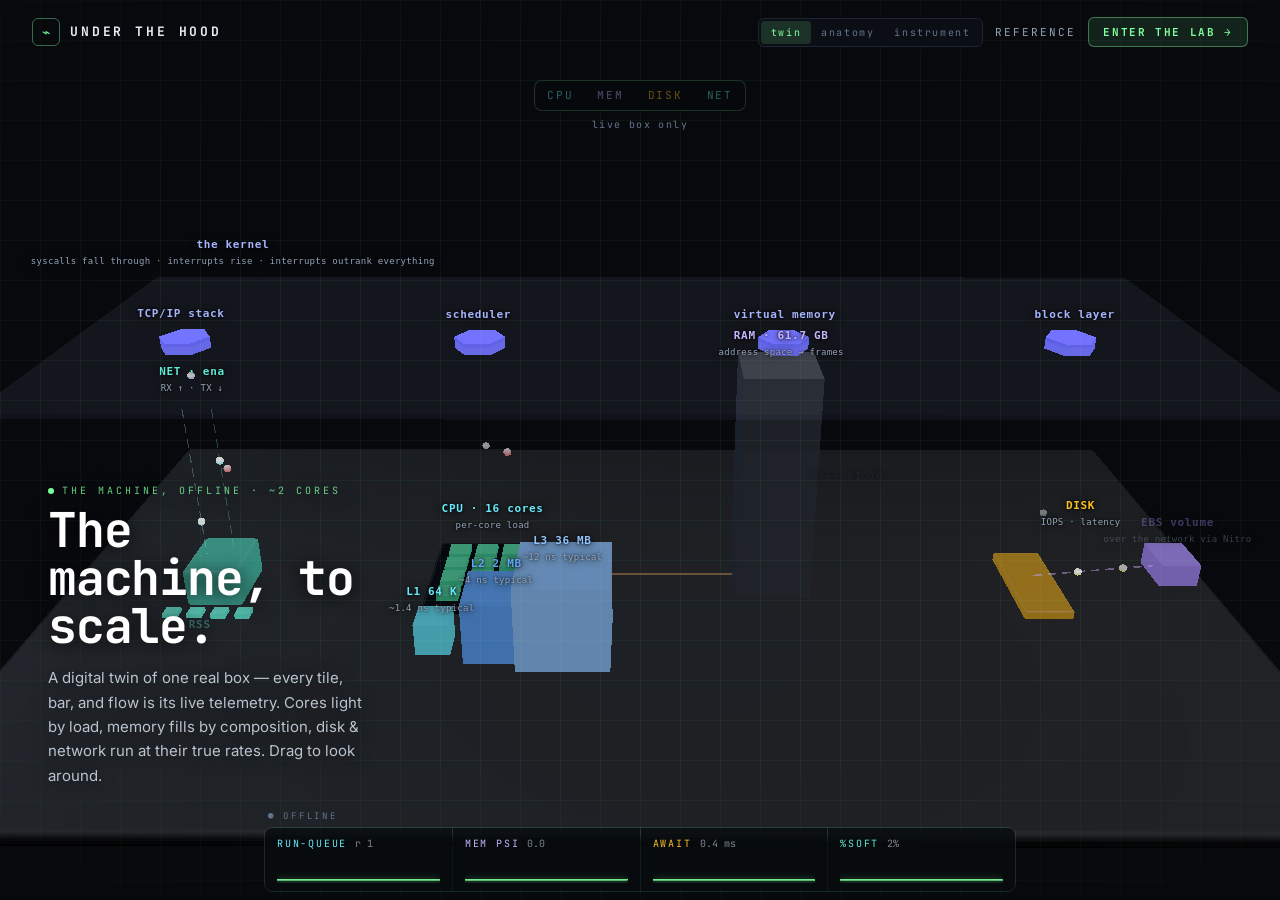
<file: index.html>
<!doctype html>
<html lang="en" class="dark">
  <head>
    <meta charset="UTF-8" />
    <link rel="icon" type="image/svg+xml" href="./favicon.svg" />
    <meta name="viewport" content="width=device-width, initial-scale=1.0" />
    <meta name="theme-color" content="#07090d" />
    <meta
      name="description"
      content="Under the Hood — a deep internals reference for the modern stack, traced as one request's descent from API to silicon."
    />
    <title>Under the Hood — internals of the whole stack</title>
    <link rel="preconnect" href="https://fonts.googleapis.com" />
    <link rel="preconnect" href="https://fonts.gstatic.com" crossorigin />
    <link
      href="https://fonts.googleapis.com/css2?family=Inter:wght@400;500;600;700;800&family=JetBrains+Mono:wght@400;500;700&display=swap"
      rel="stylesheet"
    />
    <script type="module" crossorigin src="./assets/index-BCBt8-Ll.js"></script>
    <link rel="stylesheet" crossorigin href="./assets/index-9v6PKDME.css">
  </head>
  <body>
    <div id="root">
      <!-- boot loader: shown during bundle download/parse; React replaces #root's contents on mount -->
      <div style="position:fixed;inset:0;display:flex;align-items:center;justify-content:center;background:#07090d;font-family:ui-monospace,SFMono-Regular,Menlo,monospace">
        <div style="text-align:center">
          <div style="font-size:11px;letter-spacing:.3em;text-transform:uppercase;color:#7dff9b">Under the Hood</div>
          <div style="margin:12px auto 0;width:128px;height:2px;border-radius:2px;background:rgba(125,255,155,.12);overflow:hidden">
            <div style="height:100%;width:40%;border-radius:2px;background:#7dff9b;animation:b 1s ease-in-out infinite"></div>
          </div>
        </div>
      </div>
      <style>@keyframes b{0%{margin-left:-40%}100%{margin-left:100%}}</style>
    </div>
  </body>
</html>
</file>
<file: assets/index-9v6PKDME.css>
*,:before,:after{--tw-border-spacing-x: 0;--tw-border-spacing-y: 0;--tw-translate-x: 0;--tw-translate-y: 0;--tw-rotate: 0;--tw-skew-x: 0;--tw-skew-y: 0;--tw-scale-x: 1;--tw-scale-y: 1;--tw-pan-x: ;--tw-pan-y: ;--tw-pinch-zoom: ;--tw-scroll-snap-strictness: proximity;--tw-gradient-from-position: ;--tw-gradient-via-position: ;--tw-gradient-to-position: ;--tw-ordinal: ;--tw-slashed-zero: ;--tw-numeric-figure: ;--tw-numeric-spacing: ;--tw-numeric-fraction: ;--tw-ring-inset: ;--tw-ring-offset-width: 0px;--tw-ring-offset-color: #fff;--tw-ring-color: rgb(59 130 246 / .5);--tw-ring-offset-shadow: 0 0 #0000;--tw-ring-shadow: 0 0 #0000;--tw-shadow: 0 0 #0000;--tw-shadow-colored: 0 0 #0000;--tw-blur: ;--tw-brightness: ;--tw-contrast: ;--tw-grayscale: ;--tw-hue-rotate: ;--tw-invert: ;--tw-saturate: ;--tw-sepia: ;--tw-drop-shadow: ;--tw-backdrop-blur: ;--tw-backdrop-brightness: ;--tw-backdrop-contrast: ;--tw-backdrop-grayscale: ;--tw-backdrop-hue-rotate: ;--tw-backdrop-invert: ;--tw-backdrop-opacity: ;--tw-backdrop-saturate: ;--tw-backdrop-sepia: ;--tw-contain-size: ;--tw-contain-layout: ;--tw-contain-paint: ;--tw-contain-style: }::backdrop{--tw-border-spacing-x: 0;--tw-border-spacing-y: 0;--tw-translate-x: 0;--tw-translate-y: 0;--tw-rotate: 0;--tw-skew-x: 0;--tw-skew-y: 0;--tw-scale-x: 1;--tw-scale-y: 1;--tw-pan-x: ;--tw-pan-y: ;--tw-pinch-zoom: ;--tw-scroll-snap-strictness: proximity;--tw-gradient-from-position: ;--tw-gradient-via-position: ;--tw-gradient-to-position: ;--tw-ordinal: ;--tw-slashed-zero: ;--tw-numeric-figure: ;--tw-numeric-spacing: ;--tw-numeric-fraction: ;--tw-ring-inset: ;--tw-ring-offset-width: 0px;--tw-ring-offset-color: #fff;--tw-ring-color: rgb(59 130 246 / .5);--tw-ring-offset-shadow: 0 0 #0000;--tw-ring-shadow: 0 0 #0000;--tw-shadow: 0 0 #0000;--tw-shadow-colored: 0 0 #0000;--tw-blur: ;--tw-brightness: ;--tw-contrast: ;--tw-grayscale: ;--tw-hue-rotate: ;--tw-invert: ;--tw-saturate: ;--tw-sepia: ;--tw-drop-shadow: ;--tw-backdrop-blur: ;--tw-backdrop-brightness: ;--tw-backdrop-contrast: ;--tw-backdrop-grayscale: ;--tw-backdrop-hue-rotate: ;--tw-backdrop-invert: ;--tw-backdrop-opacity: ;--tw-backdrop-saturate: ;--tw-backdrop-sepia: ;--tw-contain-size: ;--tw-contain-layout: ;--tw-contain-paint: ;--tw-contain-style: }*,:before,:after{box-sizing:border-box;border-width:0;border-style:solid;border-color:#e5e7eb}:before,:after{--tw-content: ""}html,:host{line-height:1.5;-webkit-text-size-adjust:100%;-moz-tab-size:4;-o-tab-size:4;tab-size:4;font-family:Inter,ui-sans-serif,system-ui,-apple-system,sans-serif;font-feature-settings:normal;font-variation-settings:normal;-webkit-tap-highlight-color:transparent}body{margin:0;line-height:inherit}hr{height:0;color:inherit;border-top-width:1px}abbr:where([title]){-webkit-text-decoration:underline dotted;text-decoration:underline dotted}h1,h2,h3,h4,h5,h6{font-size:inherit;font-weight:inherit}a{color:inherit;text-decoration:inherit}b,strong{font-weight:bolder}code,kbd,samp,pre{font-family:JetBrains Mono,ui-monospace,SFMono-Regular,Menlo,monospace;font-feature-settings:normal;font-variation-settings:normal;font-size:1em}small{font-size:80%}sub,sup{font-size:75%;line-height:0;position:relative;vertical-align:baseline}sub{bottom:-.25em}sup{top:-.5em}table{text-indent:0;border-color:inherit;border-collapse:collapse}button,input,optgroup,select,textarea{font-family:inherit;font-feature-settings:inherit;font-variation-settings:inherit;font-size:100%;font-weight:inherit;line-height:inherit;letter-spacing:inherit;color:inherit;margin:0;padding:0}button,select{text-transform:none}button,input:where([type=button]),input:where([type=reset]),input:where([type=submit]){-webkit-appearance:button;background-color:transparent;background-image:none}:-moz-focusring{outline:auto}:-moz-ui-invalid{box-shadow:none}progress{vertical-align:baseline}::-webkit-inner-spin-button,::-webkit-outer-spin-button{height:auto}[type=search]{-webkit-appearance:textfield;outline-offset:-2px}::-webkit-search-decoration{-webkit-appearance:none}::-webkit-file-upload-button{-webkit-appearance:button;font:inherit}summary{display:list-item}blockquote,dl,dd,h1,h2,h3,h4,h5,h6,hr,figure,p,pre{margin:0}fieldset{margin:0;padding:0}legend{padding:0}ol,ul,menu{list-style:none;margin:0;padding:0}dialog{padding:0}textarea{resize:vertical}input::-moz-placeholder,textarea::-moz-placeholder{opacity:1;color:#9ca3af}input::placeholder,textarea::placeholder{opacity:1;color:#9ca3af}button,[role=button]{cursor:pointer}:disabled{cursor:default}img,svg,video,canvas,audio,iframe,embed,object{display:block;vertical-align:middle}img,video{max-width:100%;height:auto}[hidden]:where(:not([hidden=until-found])){display:none}html{scroll-behavior:smooth}body{--tw-bg-opacity: 1;background-color:rgb(var(--s-bg) / var(--tw-bg-opacity, 1));font-family:Inter,ui-sans-serif,system-ui,-apple-system,sans-serif;--tw-text-opacity: 1;color:rgb(var(--s-text) / var(--tw-text-opacity, 1));-webkit-font-smoothing:antialiased;-moz-osx-font-smoothing:grayscale;background-image:radial-gradient(900px circle at 50% -10%,rgba(125,255,155,.06),transparent 60%),radial-gradient(700px circle at 88% 108%,rgba(94,234,212,.05),transparent 58%);background-attachment:fixed}.graticule{background-image:repeating-linear-gradient(rgba(125,255,155,.05) 0 1px,transparent 1px 40px),repeating-linear-gradient(90deg,rgba(125,255,155,.05) 0 1px,transparent 1px 40px);-webkit-mask-image:radial-gradient(ellipse 82% 78% at 50% 46%,#000 52%,transparent 100%);mask-image:radial-gradient(ellipse 82% 78% at 50% 46%,#000 52%,transparent 100%)}::-webkit-scrollbar{width:10px}::-webkit-scrollbar-thumb{border-radius:9999px;background-color:rgb(var(--s-line) / .1)}::-webkit-scrollbar-thumb:hover{background-color:rgb(var(--s-line) / .2)}.container{width:100%}@media (min-width: 640px){.container{max-width:640px}}@media (min-width: 768px){.container{max-width:768px}}@media (min-width: 1024px){.container{max-width:1024px}}@media (min-width: 1280px){.container{max-width:1280px}}@media (min-width: 1536px){.container{max-width:1536px}}.glass{border-width:1px;border-color:rgb(var(--s-line) / .1);background-color:rgb(var(--s-fill) / .05);--tw-backdrop-blur: blur(12px);-webkit-backdrop-filter:var(--tw-backdrop-blur) var(--tw-backdrop-brightness) var(--tw-backdrop-contrast) var(--tw-backdrop-grayscale) var(--tw-backdrop-hue-rotate) var(--tw-backdrop-invert) var(--tw-backdrop-opacity) var(--tw-backdrop-saturate) var(--tw-backdrop-sepia);backdrop-filter:var(--tw-backdrop-blur) var(--tw-backdrop-brightness) var(--tw-backdrop-contrast) var(--tw-backdrop-grayscale) var(--tw-backdrop-hue-rotate) var(--tw-backdrop-invert) var(--tw-backdrop-opacity) var(--tw-backdrop-saturate) var(--tw-backdrop-sepia)}.container-x{margin-left:auto;margin-right:auto;width:100%;max-width:80rem;padding-left:1.25rem;padding-right:1.25rem}@media (min-width: 640px){.container-x{padding-left:2rem;padding-right:2rem}}.btn-primary{display:inline-flex;align-items:center;gap:.5rem;border-radius:.75rem;background-image:linear-gradient(to bottom right,var(--tw-gradient-stops));--tw-gradient-from: #3b82f6 var(--tw-gradient-from-position);--tw-gradient-to: rgb(59 130 246 / 0) var(--tw-gradient-to-position);--tw-gradient-stops: var(--tw-gradient-from), var(--tw-gradient-to);--tw-gradient-to: #a855f7 var(--tw-gradient-to-position);padding:.75rem 1.25rem;font-size:.875rem;line-height:1.25rem;font-weight:700;--tw-text-opacity: 1;color:rgb(255 255 255 / var(--tw-text-opacity, 1));--tw-shadow: 0 0 0 1px rgba(255,255,255,.06), 0 18px 60px -20px rgba(168,85,247,.55);--tw-shadow-colored: 0 0 0 1px var(--tw-shadow-color), 0 18px 60px -20px var(--tw-shadow-color);box-shadow:var(--tw-ring-offset-shadow, 0 0 #0000),var(--tw-ring-shadow, 0 0 #0000),var(--tw-shadow);transition-property:transform;transition-timing-function:cubic-bezier(.4,0,.2,1);transition-duration:.15s}.btn-primary:hover{--tw-translate-y: -.125rem;transform:translate(var(--tw-translate-x),var(--tw-translate-y)) rotate(var(--tw-rotate)) skew(var(--tw-skew-x)) skewY(var(--tw-skew-y)) scaleX(var(--tw-scale-x)) scaleY(var(--tw-scale-y))}.pointer-events-none{pointer-events:none}.pointer-events-auto{pointer-events:auto}.visible{visibility:visible}.invisible{visibility:hidden}.collapse{visibility:collapse}.static{position:static}.\!fixed{position:fixed!important}.fixed{position:fixed}.absolute{position:absolute}.relative{position:relative}.sticky{position:sticky}.inset-0{top:0;right:0;bottom:0;left:0}.inset-x-0{left:0;right:0}.bottom-0{bottom:0}.bottom-32{bottom:8rem}.bottom-full{bottom:100%}.left-0{left:0}.left-1\/2{left:50%}.right-6{right:1.5rem}.top-0{top:0}.top-20{top:5rem}.isolate{isolation:isolate}.z-10{z-index:10}.z-20{z-index:20}.z-50{z-index:50}.mx-auto{margin-left:auto;margin-right:auto}.my-1{margin-top:.25rem;margin-bottom:.25rem}.mb-1{margin-bottom:.25rem}.mb-1\.5{margin-bottom:.375rem}.mb-2{margin-bottom:.5rem}.mb-2\.5{margin-bottom:.625rem}.mb-3{margin-bottom:.75rem}.mb-4{margin-bottom:1rem}.ml-0\.5{margin-left:.125rem}.ml-1{margin-left:.25rem}.ml-2{margin-left:.5rem}.ml-auto{margin-left:auto}.mr-1{margin-right:.25rem}.mt-0\.5{margin-top:.125rem}.mt-1{margin-top:.25rem}.mt-1\.5{margin-top:.375rem}.mt-10{margin-top:2.5rem}.mt-12{margin-top:3rem}.mt-2{margin-top:.5rem}.mt-2\.5{margin-top:.625rem}.mt-3{margin-top:.75rem}.mt-4{margin-top:1rem}.mt-5{margin-top:1.25rem}.mt-6{margin-top:1.5rem}.mt-7{margin-top:1.75rem}.mt-9{margin-top:2.25rem}.mt-\[6px\]{margin-top:6px}.block{display:block}.inline-block{display:inline-block}.inline{display:inline}.flex{display:flex}.inline-flex{display:inline-flex}.\!table{display:table!important}.table{display:table}.grid{display:grid}.contents{display:contents}.hidden{display:none}.h-1{height:.25rem}.h-1\.5{height:.375rem}.h-16{height:4rem}.h-2{height:.5rem}.h-2\.5{height:.625rem}.h-20{height:5rem}.h-4{height:1rem}.h-6{height:1.5rem}.h-7{height:1.75rem}.h-8{height:2rem}.h-\[440px\]{height:440px}.h-\[560px\]{height:560px}.h-full{height:100%}.h-screen{height:100vh}.max-h-\[340px\]{max-height:340px}.max-h-\[60vh\]{max-height:60vh}.max-h-\[72vh\]{max-height:72vh}.max-h-\[calc\(100vh-6rem\)\]{max-height:calc(100vh - 6rem)}.min-h-screen{min-height:100vh}.w-1{width:.25rem}.w-1\.5{width:.375rem}.w-12{width:3rem}.w-14{width:3.5rem}.w-2{width:.5rem}.w-2\.5{width:.625rem}.w-20{width:5rem}.w-24{width:6rem}.w-28{width:7rem}.w-4{width:1rem}.w-60{width:15rem}.w-7{width:1.75rem}.w-8{width:2rem}.w-\[228px\]{width:228px}.w-full{width:100%}.min-w-0{min-width:0px}.max-w-2xl{max-width:42rem}.max-w-3xl{max-width:48rem}.max-w-4xl{max-width:56rem}.max-w-5xl{max-width:64rem}.max-w-6xl{max-width:72rem}.max-w-7xl{max-width:80rem}.max-w-\[24rem\]{max-width:24rem}.max-w-\[26rem\]{max-width:26rem}.max-w-md{max-width:28rem}.max-w-sm{max-width:24rem}.max-w-xl{max-width:36rem}.flex-1{flex:1 1 0%}.flex-shrink,.shrink{flex-shrink:1}.shrink-0{flex-shrink:0}.grow{flex-grow:1}.border-collapse{border-collapse:collapse}.-translate-x-1\/2{--tw-translate-x: -50%;transform:translate(var(--tw-translate-x),var(--tw-translate-y)) rotate(var(--tw-rotate)) skew(var(--tw-skew-x)) skewY(var(--tw-skew-y)) scaleX(var(--tw-scale-x)) scaleY(var(--tw-scale-y))}.transform{transform:translate(var(--tw-translate-x),var(--tw-translate-y)) rotate(var(--tw-rotate)) skew(var(--tw-skew-x)) skewY(var(--tw-skew-y)) scaleX(var(--tw-scale-x)) scaleY(var(--tw-scale-y))}@keyframes pulse{50%{opacity:.5}}.animate-pulse{animation:pulse 2s cubic-bezier(.4,0,.6,1) infinite}.cursor-default{cursor:default}.cursor-pointer{cursor:pointer}.select-none{-webkit-user-select:none;-moz-user-select:none;user-select:none}.resize{resize:both}.list-none{list-style-type:none}.grid-cols-2{grid-template-columns:repeat(2,minmax(0,1fr))}.grid-cols-3{grid-template-columns:repeat(3,minmax(0,1fr))}.grid-cols-4{grid-template-columns:repeat(4,minmax(0,1fr))}.flex-col{flex-direction:column}.flex-wrap{flex-wrap:wrap}.place-items-center{place-items:center}.items-start{align-items:flex-start}.items-end{align-items:flex-end}.items-center{align-items:center}.items-baseline{align-items:baseline}.justify-center{justify-content:center}.justify-between{justify-content:space-between}.gap-0\.5{gap:.125rem}.gap-1{gap:.25rem}.gap-1\.5{gap:.375rem}.gap-2{gap:.5rem}.gap-2\.5{gap:.625rem}.gap-3{gap:.75rem}.gap-4{gap:1rem}.gap-8{gap:2rem}.gap-\[3px\]{gap:3px}.gap-x-2{-moz-column-gap:.5rem;column-gap:.5rem}.gap-x-3{-moz-column-gap:.75rem;column-gap:.75rem}.gap-y-0\.5{row-gap:.125rem}.space-y-0\.5>:not([hidden])~:not([hidden]){--tw-space-y-reverse: 0;margin-top:calc(.125rem * calc(1 - var(--tw-space-y-reverse)));margin-bottom:calc(.125rem * var(--tw-space-y-reverse))}.space-y-1>:not([hidden])~:not([hidden]){--tw-space-y-reverse: 0;margin-top:calc(.25rem * calc(1 - var(--tw-space-y-reverse)));margin-bottom:calc(.25rem * var(--tw-space-y-reverse))}.space-y-1\.5>:not([hidden])~:not([hidden]){--tw-space-y-reverse: 0;margin-top:calc(.375rem * calc(1 - var(--tw-space-y-reverse)));margin-bottom:calc(.375rem * var(--tw-space-y-reverse))}.space-y-2>:not([hidden])~:not([hidden]){--tw-space-y-reverse: 0;margin-top:calc(.5rem * calc(1 - var(--tw-space-y-reverse)));margin-bottom:calc(.5rem * var(--tw-space-y-reverse))}.space-y-4>:not([hidden])~:not([hidden]){--tw-space-y-reverse: 0;margin-top:calc(1rem * calc(1 - var(--tw-space-y-reverse)));margin-bottom:calc(1rem * var(--tw-space-y-reverse))}.overflow-auto{overflow:auto}.overflow-hidden{overflow:hidden}.overflow-x-auto{overflow-x:auto}.overflow-y-auto{overflow-y:auto}.truncate{overflow:hidden;text-overflow:ellipsis;white-space:nowrap}.whitespace-pre{white-space:pre}.whitespace-pre-wrap{white-space:pre-wrap}.rounded{border-radius:.25rem}.rounded-full{border-radius:9999px}.rounded-lg{border-radius:.5rem}.rounded-md{border-radius:.375rem}.rounded-sm{border-radius:.125rem}.rounded-xl{border-radius:.75rem}.border{border-width:1px}.border-b{border-bottom-width:1px}.border-l{border-left-width:1px}.border-l-2{border-left-width:2px}.border-t{border-top-width:1px}.border-dashed{border-style:dashed}.border-\[\#1c2530\]{--tw-border-opacity: 1;border-color:rgb(28 37 48 / var(--tw-border-opacity, 1))}.border-\[\#7dff9b\]\/40{border-color:#7dff9b66}.border-\[rgba\(125\,255\,155\,0\.14\)\]{border-color:#7dff9b24}.border-\[rgba\(125\,255\,155\,0\.18\)\]{border-color:#7dff9b2e}.border-amber-300\/40{border-color:#fcd34d66}.border-amber-400\/50{border-color:#fbbf2480}.border-amber-400\/60{border-color:#fbbf2499}.border-amber-500\/30{border-color:#f59e0b4d}.border-amber-500\/40{border-color:#f59e0b66}.border-brand\/20{border-color:rgb(var(--s-brand) / .2)}.border-brand\/30{border-color:rgb(var(--s-brand) / .3)}.border-brand\/40{border-color:rgb(var(--s-brand) / .4)}.border-brand\/50{border-color:rgb(var(--s-brand) / .5)}.border-brand\/60{border-color:rgb(var(--s-brand) / .6)}.border-emerald-400\/30{border-color:#34d3994d}.border-emerald-400\/40{border-color:#34d39966}.border-emerald-400\/50{border-color:#34d39980}.border-emerald-400\/60{border-color:#34d39999}.border-emerald-500\/30{border-color:#10b9814d}.border-emerald-500\/40{border-color:#10b98166}.border-line\/10{border-color:rgb(var(--s-line) / .1)}.border-line\/15{border-color:rgb(var(--s-line) / .15)}.border-line\/20{border-color:rgb(var(--s-line) / .2)}.border-line\/30{border-color:rgb(var(--s-line) / .3)}.border-rose-400\/30{border-color:#fb71854d}.border-rose-400\/40{border-color:#fb718566}.border-rose-400\/50{border-color:#fb718580}.border-rose-500\/30{border-color:#f43f5e4d}.border-rose-500\/40{border-color:#f43f5e66}.bg-\[\#07090d\]{--tw-bg-opacity: 1;background-color:rgb(7 9 13 / var(--tw-bg-opacity, 1))}.bg-\[\#0b0e14\]{--tw-bg-opacity: 1;background-color:rgb(11 14 20 / var(--tw-bg-opacity, 1))}.bg-\[\#7dff9b\]{--tw-bg-opacity: 1;background-color:rgb(125 255 155 / var(--tw-bg-opacity, 1))}.bg-\[\#7dff9b\]\/10{background-color:#7dff9b1a}.bg-\[\#7dff9b\]\/15{background-color:#7dff9b26}.bg-\[\#7dff9b\]\/80{background-color:#7dff9bcc}.bg-\[rgba\(7\,9\,13\,0\.8\)\]{background-color:#07090dcc}.bg-amber-300\/10{background-color:#fcd34d1a}.bg-amber-400{--tw-bg-opacity: 1;background-color:rgb(251 191 36 / var(--tw-bg-opacity, 1))}.bg-amber-400\/10{background-color:#fbbf241a}.bg-amber-400\/60{background-color:#fbbf2499}.bg-amber-400\/80{background-color:#fbbf24cc}.bg-amber-500{--tw-bg-opacity: 1;background-color:rgb(245 158 11 / var(--tw-bg-opacity, 1))}.bg-amber-500\/15{background-color:#f59e0b26}.bg-amber-500\/\[0\.05\]{background-color:#f59e0b0d}.bg-black\/40{background-color:#0006}.bg-brand\/10{background-color:rgb(var(--s-brand) / .1)}.bg-brand\/15{background-color:rgb(var(--s-brand) / .15)}.bg-brand\/20{background-color:rgb(var(--s-brand) / .2)}.bg-brand\/70{background-color:rgb(var(--s-brand) / .7)}.bg-brand\/80{background-color:rgb(var(--s-brand) / .8)}.bg-brand\/\[0\.06\]{background-color:rgb(var(--s-brand) / .06)}.bg-brand\/\[0\.08\]{background-color:rgb(var(--s-brand) / .08)}.bg-emerald-400{--tw-bg-opacity: 1;background-color:rgb(52 211 153 / var(--tw-bg-opacity, 1))}.bg-emerald-400\/10{background-color:#34d3991a}.bg-emerald-400\/60{background-color:#34d39999}.bg-emerald-400\/70{background-color:#34d399b3}.bg-emerald-400\/80{background-color:#34d399cc}.bg-emerald-400\/\[0\.05\]{background-color:#34d3990d}.bg-emerald-400\/\[0\.07\]{background-color:#34d39912}.bg-emerald-500{--tw-bg-opacity: 1;background-color:rgb(16 185 129 / var(--tw-bg-opacity, 1))}.bg-emerald-500\/5{background-color:#10b9810d}.bg-fill\/15{background-color:rgb(var(--s-fill) / .15)}.bg-fill\/40{background-color:rgb(var(--s-fill) / .4)}.bg-fill\/5{background-color:rgb(var(--s-fill) / .05)}.bg-fill\/\[0\.02\]{background-color:rgb(var(--s-fill) / .02)}.bg-fill\/\[0\.03\]{background-color:rgb(var(--s-fill) / .03)}.bg-fill\/\[0\.04\]{background-color:rgb(var(--s-fill) / .04)}.bg-fill\/\[0\.05\]{background-color:rgb(var(--s-fill) / .05)}.bg-fill\/\[0\.06\]{background-color:rgb(var(--s-fill) / .06)}.bg-fill\/\[0\.08\]{background-color:rgb(var(--s-fill) / .08)}.bg-fill\/\[0\.12\]{background-color:rgb(var(--s-fill) / .12)}.bg-fill\/\[0\.18\]{background-color:rgb(var(--s-fill) / .18)}.bg-rose-400{--tw-bg-opacity: 1;background-color:rgb(251 113 133 / var(--tw-bg-opacity, 1))}.bg-rose-400\/10{background-color:#fb71851a}.bg-rose-400\/60{background-color:#fb718599}.bg-rose-400\/80{background-color:#fb7185cc}.bg-rose-400\/\[0\.05\]{background-color:#fb71850d}.bg-rose-500{--tw-bg-opacity: 1;background-color:rgb(244 63 94 / var(--tw-bg-opacity, 1))}.bg-rose-500\/5{background-color:#f43f5e0d}.bg-sky-400\/80{background-color:#38bdf8cc}.bg-surface\/60{background-color:rgb(var(--s-bg) / .6)}.bg-surface\/80{background-color:rgb(var(--s-bg) / .8)}.bg-transparent{background-color:transparent}.bg-gradient-to-br{background-image:linear-gradient(to bottom right,var(--tw-gradient-stops))}.from-zone-runtime{--tw-gradient-from: #3b82f6 var(--tw-gradient-from-position);--tw-gradient-to: rgb(59 130 246 / 0) var(--tw-gradient-to-position);--tw-gradient-stops: var(--tw-gradient-from), var(--tw-gradient-to)}.to-zone-app{--tw-gradient-to: #a855f7 var(--tw-gradient-to-position)}.fill-amber-400{fill:#fbbf24}.fill-brand{fill:rgb(var(--s-brand) / 1)}.fill-rose-400{fill:#fb7185}.stroke-amber-400\/50{stroke:#fbbf2480}.stroke-brand{stroke:rgb(var(--s-brand) / 1)}.p-0\.5{padding:.125rem}.p-1{padding:.25rem}.p-2{padding:.5rem}.p-2\.5{padding:.625rem}.p-3{padding:.75rem}.p-4{padding:1rem}.p-5{padding:1.25rem}.px-1{padding-left:.25rem;padding-right:.25rem}.px-2{padding-left:.5rem;padding-right:.5rem}.px-2\.5{padding-left:.625rem;padding-right:.625rem}.px-3{padding-left:.75rem;padding-right:.75rem}.px-3\.5{padding-left:.875rem;padding-right:.875rem}.px-4{padding-left:1rem;padding-right:1rem}.px-5{padding-left:1.25rem;padding-right:1.25rem}.px-6{padding-left:1.5rem;padding-right:1.5rem}.py-0\.5{padding-top:.125rem;padding-bottom:.125rem}.py-1{padding-top:.25rem;padding-bottom:.25rem}.py-1\.5{padding-top:.375rem;padding-bottom:.375rem}.py-10{padding-top:2.5rem;padding-bottom:2.5rem}.py-12{padding-top:3rem;padding-bottom:3rem}.py-2{padding-top:.5rem;padding-bottom:.5rem}.pb-1{padding-bottom:.25rem}.pb-10{padding-bottom:2.5rem}.pb-2{padding-bottom:.5rem}.pb-20{padding-bottom:5rem}.pb-24{padding-bottom:6rem}.pl-2{padding-left:.5rem}.pl-3{padding-left:.75rem}.pl-4{padding-left:1rem}.pr-2{padding-right:.5rem}.pt-0\.5{padding-top:.125rem}.pt-20{padding-top:5rem}.pt-24{padding-top:6rem}.pt-5{padding-top:1.25rem}.pt-6{padding-top:1.5rem}.text-left{text-align:left}.text-center{text-align:center}.text-right{text-align:right}.align-top{vertical-align:top}.font-mono{font-family:JetBrains Mono,ui-monospace,SFMono-Regular,Menlo,monospace}.text-2xl{font-size:1.5rem;line-height:2rem}.text-3xl{font-size:1.875rem;line-height:2.25rem}.text-4xl{font-size:2.25rem;line-height:2.5rem}.text-\[10\.5px\]{font-size:10.5px}.text-\[10px\]{font-size:10px}.text-\[11\.5px\]{font-size:11.5px}.text-\[11px\]{font-size:11px}.text-\[12\.5px\]{font-size:12.5px}.text-\[12px\]{font-size:12px}.text-\[13px\]{font-size:13px}.text-\[14px\]{font-size:14px}.text-\[15px\]{font-size:15px}.text-\[8px\]{font-size:8px}.text-\[9\.5px\]{font-size:9.5px}.text-\[9px\]{font-size:9px}.text-base{font-size:1rem;line-height:1.5rem}.text-lg{font-size:1.125rem;line-height:1.75rem}.text-sm{font-size:.875rem;line-height:1.25rem}.text-xl{font-size:1.25rem;line-height:1.75rem}.text-xs{font-size:.75rem;line-height:1rem}.font-bold{font-weight:700}.font-extrabold{font-weight:800}.font-medium{font-weight:500}.font-normal{font-weight:400}.font-semibold{font-weight:600}.uppercase{text-transform:uppercase}.italic{font-style:italic}.ordinal{--tw-ordinal: ordinal;font-variant-numeric:var(--tw-ordinal) var(--tw-slashed-zero) var(--tw-numeric-figure) var(--tw-numeric-spacing) var(--tw-numeric-fraction)}.tabular-nums{--tw-numeric-spacing: tabular-nums;font-variant-numeric:var(--tw-ordinal) var(--tw-slashed-zero) var(--tw-numeric-figure) var(--tw-numeric-spacing) var(--tw-numeric-fraction)}.leading-\[1\.05\]{line-height:1.05}.leading-\[1\.55\]{line-height:1.55}.leading-\[1\.5\]{line-height:1.5}.leading-relaxed{line-height:1.625}.leading-snug{line-height:1.375}.leading-tight{line-height:1.25}.tracking-\[0\.12em\]{letter-spacing:.12em}.tracking-\[0\.14em\]{letter-spacing:.14em}.tracking-\[0\.15em\]{letter-spacing:.15em}.tracking-\[0\.16em\]{letter-spacing:.16em}.tracking-\[0\.18em\]{letter-spacing:.18em}.tracking-\[0\.22em\]{letter-spacing:.22em}.tracking-\[0\.2em\]{letter-spacing:.2em}.tracking-\[0\.35em\]{letter-spacing:.35em}.tracking-\[0\.3em\]{letter-spacing:.3em}.tracking-tight{letter-spacing:-.025em}.tracking-wide{letter-spacing:.025em}.tracking-wider{letter-spacing:.05em}.tracking-widest{letter-spacing:.1em}.text-\[\#7dff9b\]{--tw-text-opacity: 1;color:rgb(125 255 155 / var(--tw-text-opacity, 1))}.text-\[\#7dff9b\]\/70{color:#7dff9bb3}.text-\[\#7dff9b\]\/80{color:#7dff9bcc}.text-\[\#7dff9b\]\/90{color:#7dff9be6}.text-amber-200\/90{color:#fde68ae6}.text-amber-300\/85{color:#fcd34dd9}.text-amber-300\/90{color:#fcd34de6}.text-amber-400{--tw-text-opacity: 1;color:rgb(251 191 36 / var(--tw-text-opacity, 1))}.text-amber-400\/70{color:#fbbf24b3}.text-amber-400\/90{color:#fbbf24e6}.text-black\/70{color:#000000b3}.text-body{--tw-text-opacity: 1;color:rgb(var(--s-text) / var(--tw-text-opacity, 1))}.text-body\/90{color:rgb(var(--s-text) / .9)}.text-brand{--tw-text-opacity: 1;color:rgb(var(--s-brand) / var(--tw-text-opacity, 1))}.text-brand\/90{color:rgb(var(--s-brand) / .9)}.text-cyan-400\/70{color:#22d3eeb3}.text-dim{--tw-text-opacity: 1;color:rgb(var(--s-dim) / var(--tw-text-opacity, 1))}.text-dim\/70{color:rgb(var(--s-dim) / .7)}.text-emerald-200\/90{color:#a7f3d0e6}.text-emerald-300\/90{color:#6ee7b7e6}.text-emerald-400{--tw-text-opacity: 1;color:rgb(52 211 153 / var(--tw-text-opacity, 1))}.text-line{--tw-text-opacity: 1;color:rgb(var(--s-line) / var(--tw-text-opacity, 1))}.text-mute{--tw-text-opacity: 1;color:rgb(var(--s-mute) / var(--tw-text-opacity, 1))}.text-mute\/50{color:rgb(var(--s-mute) / .5)}.text-rose-200\/90{color:#fecdd3e6}.text-rose-300\/80{color:#fda4afcc}.text-rose-300\/90{color:#fda4afe6}.text-rose-400{--tw-text-opacity: 1;color:rgb(251 113 133 / var(--tw-text-opacity, 1))}.text-rose-400\/70{color:#fb7185b3}.text-sky-400{--tw-text-opacity: 1;color:rgb(56 189 248 / var(--tw-text-opacity, 1))}.text-sky-400\/70{color:#38bdf8b3}.text-slate-300{--tw-text-opacity: 1;color:rgb(203 213 225 / var(--tw-text-opacity, 1))}.text-slate-300\/90{color:#cbd5e1e6}.text-slate-400{--tw-text-opacity: 1;color:rgb(148 163 184 / var(--tw-text-opacity, 1))}.text-slate-500{--tw-text-opacity: 1;color:rgb(100 116 139 / var(--tw-text-opacity, 1))}.text-white{--tw-text-opacity: 1;color:rgb(255 255 255 / var(--tw-text-opacity, 1))}.text-white\/90{color:#ffffffe6}.underline{text-decoration-line:underline}.antialiased{-webkit-font-smoothing:antialiased;-moz-osx-font-smoothing:grayscale}.accent-\[\#7dff9b\]{accent-color:#7dff9b}.accent-brand{accent-color:rgb(var(--s-brand) / 1)}.accent-cyan-400{accent-color:#22d3ee}.opacity-50{opacity:.5}.opacity-60{opacity:.6}.opacity-70{opacity:.7}.opacity-80{opacity:.8}.shadow{--tw-shadow: 0 1px 3px 0 rgb(0 0 0 / .1), 0 1px 2px -1px rgb(0 0 0 / .1);--tw-shadow-colored: 0 1px 3px 0 var(--tw-shadow-color), 0 1px 2px -1px var(--tw-shadow-color);box-shadow:var(--tw-ring-offset-shadow, 0 0 #0000),var(--tw-ring-shadow, 0 0 #0000),var(--tw-shadow)}.shadow-xl{--tw-shadow: 0 20px 25px -5px rgb(0 0 0 / .1), 0 8px 10px -6px rgb(0 0 0 / .1);--tw-shadow-colored: 0 20px 25px -5px var(--tw-shadow-color), 0 8px 10px -6px var(--tw-shadow-color);box-shadow:var(--tw-ring-offset-shadow, 0 0 #0000),var(--tw-ring-shadow, 0 0 #0000),var(--tw-shadow)}.outline-none{outline:2px solid transparent;outline-offset:2px}.outline{outline-style:solid}.ring{--tw-ring-offset-shadow: var(--tw-ring-inset) 0 0 0 var(--tw-ring-offset-width) var(--tw-ring-offset-color);--tw-ring-shadow: var(--tw-ring-inset) 0 0 0 calc(3px + var(--tw-ring-offset-width)) var(--tw-ring-color);box-shadow:var(--tw-ring-offset-shadow),var(--tw-ring-shadow),var(--tw-shadow, 0 0 #0000)}.ring-0{--tw-ring-offset-shadow: var(--tw-ring-inset) 0 0 0 var(--tw-ring-offset-width) var(--tw-ring-offset-color);--tw-ring-shadow: var(--tw-ring-inset) 0 0 0 calc(0px + var(--tw-ring-offset-width)) var(--tw-ring-color);box-shadow:var(--tw-ring-offset-shadow),var(--tw-ring-shadow),var(--tw-shadow, 0 0 #0000)}.blur{--tw-blur: blur(8px);filter:var(--tw-blur) var(--tw-brightness) var(--tw-contrast) var(--tw-grayscale) var(--tw-hue-rotate) var(--tw-invert) var(--tw-saturate) var(--tw-sepia) var(--tw-drop-shadow)}.invert{--tw-invert: invert(100%);filter:var(--tw-blur) var(--tw-brightness) var(--tw-contrast) var(--tw-grayscale) var(--tw-hue-rotate) var(--tw-invert) var(--tw-saturate) var(--tw-sepia) var(--tw-drop-shadow)}.filter{filter:var(--tw-blur) var(--tw-brightness) var(--tw-contrast) var(--tw-grayscale) var(--tw-hue-rotate) var(--tw-invert) var(--tw-saturate) var(--tw-sepia) var(--tw-drop-shadow)}.backdrop-blur-md{--tw-backdrop-blur: blur(12px);-webkit-backdrop-filter:var(--tw-backdrop-blur) var(--tw-backdrop-brightness) var(--tw-backdrop-contrast) var(--tw-backdrop-grayscale) var(--tw-backdrop-hue-rotate) var(--tw-backdrop-invert) var(--tw-backdrop-opacity) var(--tw-backdrop-saturate) var(--tw-backdrop-sepia);backdrop-filter:var(--tw-backdrop-blur) var(--tw-backdrop-brightness) var(--tw-backdrop-contrast) var(--tw-backdrop-grayscale) var(--tw-backdrop-hue-rotate) var(--tw-backdrop-invert) var(--tw-backdrop-opacity) var(--tw-backdrop-saturate) var(--tw-backdrop-sepia)}.backdrop-filter{-webkit-backdrop-filter:var(--tw-backdrop-blur) var(--tw-backdrop-brightness) var(--tw-backdrop-contrast) var(--tw-backdrop-grayscale) var(--tw-backdrop-hue-rotate) var(--tw-backdrop-invert) var(--tw-backdrop-opacity) var(--tw-backdrop-saturate) var(--tw-backdrop-sepia);backdrop-filter:var(--tw-backdrop-blur) var(--tw-backdrop-brightness) var(--tw-backdrop-contrast) var(--tw-backdrop-grayscale) var(--tw-backdrop-hue-rotate) var(--tw-backdrop-invert) var(--tw-backdrop-opacity) var(--tw-backdrop-saturate) var(--tw-backdrop-sepia)}.transition{transition-property:color,background-color,border-color,text-decoration-color,fill,stroke,opacity,box-shadow,transform,filter,backdrop-filter;transition-timing-function:cubic-bezier(.4,0,.2,1);transition-duration:.15s}.transition-\[height\]{transition-property:height;transition-timing-function:cubic-bezier(.4,0,.2,1);transition-duration:.15s}.transition-\[width\]{transition-property:width;transition-timing-function:cubic-bezier(.4,0,.2,1);transition-duration:.15s}.transition-colors{transition-property:color,background-color,border-color,text-decoration-color,fill,stroke;transition-timing-function:cubic-bezier(.4,0,.2,1);transition-duration:.15s}.duration-300{transition-duration:.3s}.ease-in-out{transition-timing-function:cubic-bezier(.4,0,.2,1)}:root{color-scheme:dark;--s-bg: 7 9 13;--s-text: 232 234 242;--s-dim: 174 180 198;--s-mute: 107 113 134;--s-line: 255 255 255;--s-fill: 255 255 255;--s-brand: 125 255 155}.theme-auto{color-scheme:light dark}@media (prefers-color-scheme: light){.theme-auto{--s-bg: 246 247 251;--s-text: 26 29 41;--s-dim: 67 74 94;--s-mute: 118 125 146;--s-line: 12 16 33;--s-fill: 12 16 33;--s-brand: 14 116 144}}@media (prefers-reduced-motion: reduce){html{scroll-behavior:auto}*{animation-duration:.001ms!important;animation-iteration-count:1!important;transition-duration:.001ms!important}}.hover\:border-brand\/40:hover{border-color:rgb(var(--s-brand) / .4)}.hover\:bg-\[\#7dff9b\]\/20:hover{background-color:#7dff9b33}.hover\:bg-\[rgba\(125\,255\,155\,0\.04\)\]:hover{background-color:#7dff9b0a}.hover\:bg-brand\/25:hover{background-color:rgb(var(--s-brand) / .25)}.hover\:bg-brand\/30:hover{background-color:rgb(var(--s-brand) / .3)}.hover\:bg-emerald-500\/10:hover{background-color:#10b9811a}.hover\:bg-fill\/10:hover{background-color:rgb(var(--s-fill) / .1)}.hover\:bg-fill\/\[0\.06\]:hover{background-color:rgb(var(--s-fill) / .06)}.hover\:bg-rose-500\/10:hover{background-color:#f43f5e1a}.hover\:text-\[\#7dff9b\]:hover{--tw-text-opacity: 1;color:rgb(125 255 155 / var(--tw-text-opacity, 1))}.hover\:text-body:hover{--tw-text-opacity: 1;color:rgb(var(--s-text) / var(--tw-text-opacity, 1))}.hover\:text-brand:hover{--tw-text-opacity: 1;color:rgb(var(--s-brand) / var(--tw-text-opacity, 1))}.hover\:text-slate-300:hover{--tw-text-opacity: 1;color:rgb(203 213 225 / var(--tw-text-opacity, 1))}.hover\:text-white:hover{--tw-text-opacity: 1;color:rgb(255 255 255 / var(--tw-text-opacity, 1))}.enabled\:hover\:text-body:hover:enabled{--tw-text-opacity: 1;color:rgb(var(--s-text) / var(--tw-text-opacity, 1))}.disabled\:opacity-30:disabled{opacity:.3}.disabled\:opacity-40:disabled{opacity:.4}.disabled\:opacity-45:disabled{opacity:.45}.disabled\:opacity-60:disabled{opacity:.6}@media (min-width: 640px){.sm\:bottom-28{bottom:7rem}.sm\:block{display:block}.sm\:table-cell{display:table-cell}.sm\:cursor-grab{cursor:grab}.sm\:grid-cols-2{grid-template-columns:repeat(2,minmax(0,1fr))}.sm\:grid-cols-4{grid-template-columns:repeat(4,minmax(0,1fr))}.sm\:grid-cols-8{grid-template-columns:repeat(8,minmax(0,1fr))}.sm\:grid-cols-\[minmax\(0\,1fr\)_minmax\(0\,1\.4fr\)\]{grid-template-columns:minmax(0,1fr) minmax(0,1.4fr)}.sm\:grid-cols-\[minmax\(0\,1fr\)_minmax\(0\,1fr\)\]{grid-template-columns:minmax(0,1fr) minmax(0,1fr)}.sm\:px-12{padding-left:3rem;padding-right:3rem}.sm\:px-6{padding-left:1.5rem;padding-right:1.5rem}.sm\:px-8{padding-left:2rem;padding-right:2rem}.sm\:pt-24{padding-top:6rem}.sm\:pt-28{padding-top:7rem}.sm\:text-3xl{font-size:1.875rem;line-height:2.25rem}.sm\:text-4xl{font-size:2.25rem;line-height:2.5rem}.sm\:text-5xl{font-size:3rem;line-height:1}.sm\:text-6xl{font-size:3.75rem;line-height:1}.sm\:text-lg{font-size:1.125rem;line-height:1.75rem}.sm\:active\:cursor-grabbing:active{cursor:grabbing}}@media (min-width: 1024px){.lg\:block{display:block}.lg\:hidden{display:none}.lg\:grid-cols-2{grid-template-columns:repeat(2,minmax(0,1fr))}.lg\:grid-cols-4{grid-template-columns:repeat(4,minmax(0,1fr))}.lg\:grid-cols-\[minmax\(0\,1\.1fr\)_minmax\(0\,1fr\)\]{grid-template-columns:minmax(0,1.1fr) minmax(0,1fr)}.lg\:grid-cols-\[minmax\(0\,1\.3fr\)_minmax\(0\,1fr\)\]{grid-template-columns:minmax(0,1.3fr) minmax(0,1fr)}.lg\:grid-cols-\[minmax\(0\,1fr\)_minmax\(0\,1\.25fr\)\]{grid-template-columns:minmax(0,1fr) minmax(0,1.25fr)}.lg\:grid-cols-\[minmax\(0\,1fr\)_minmax\(0\,1fr\)\]{grid-template-columns:minmax(0,1fr) minmax(0,1fr)}}
</file>
